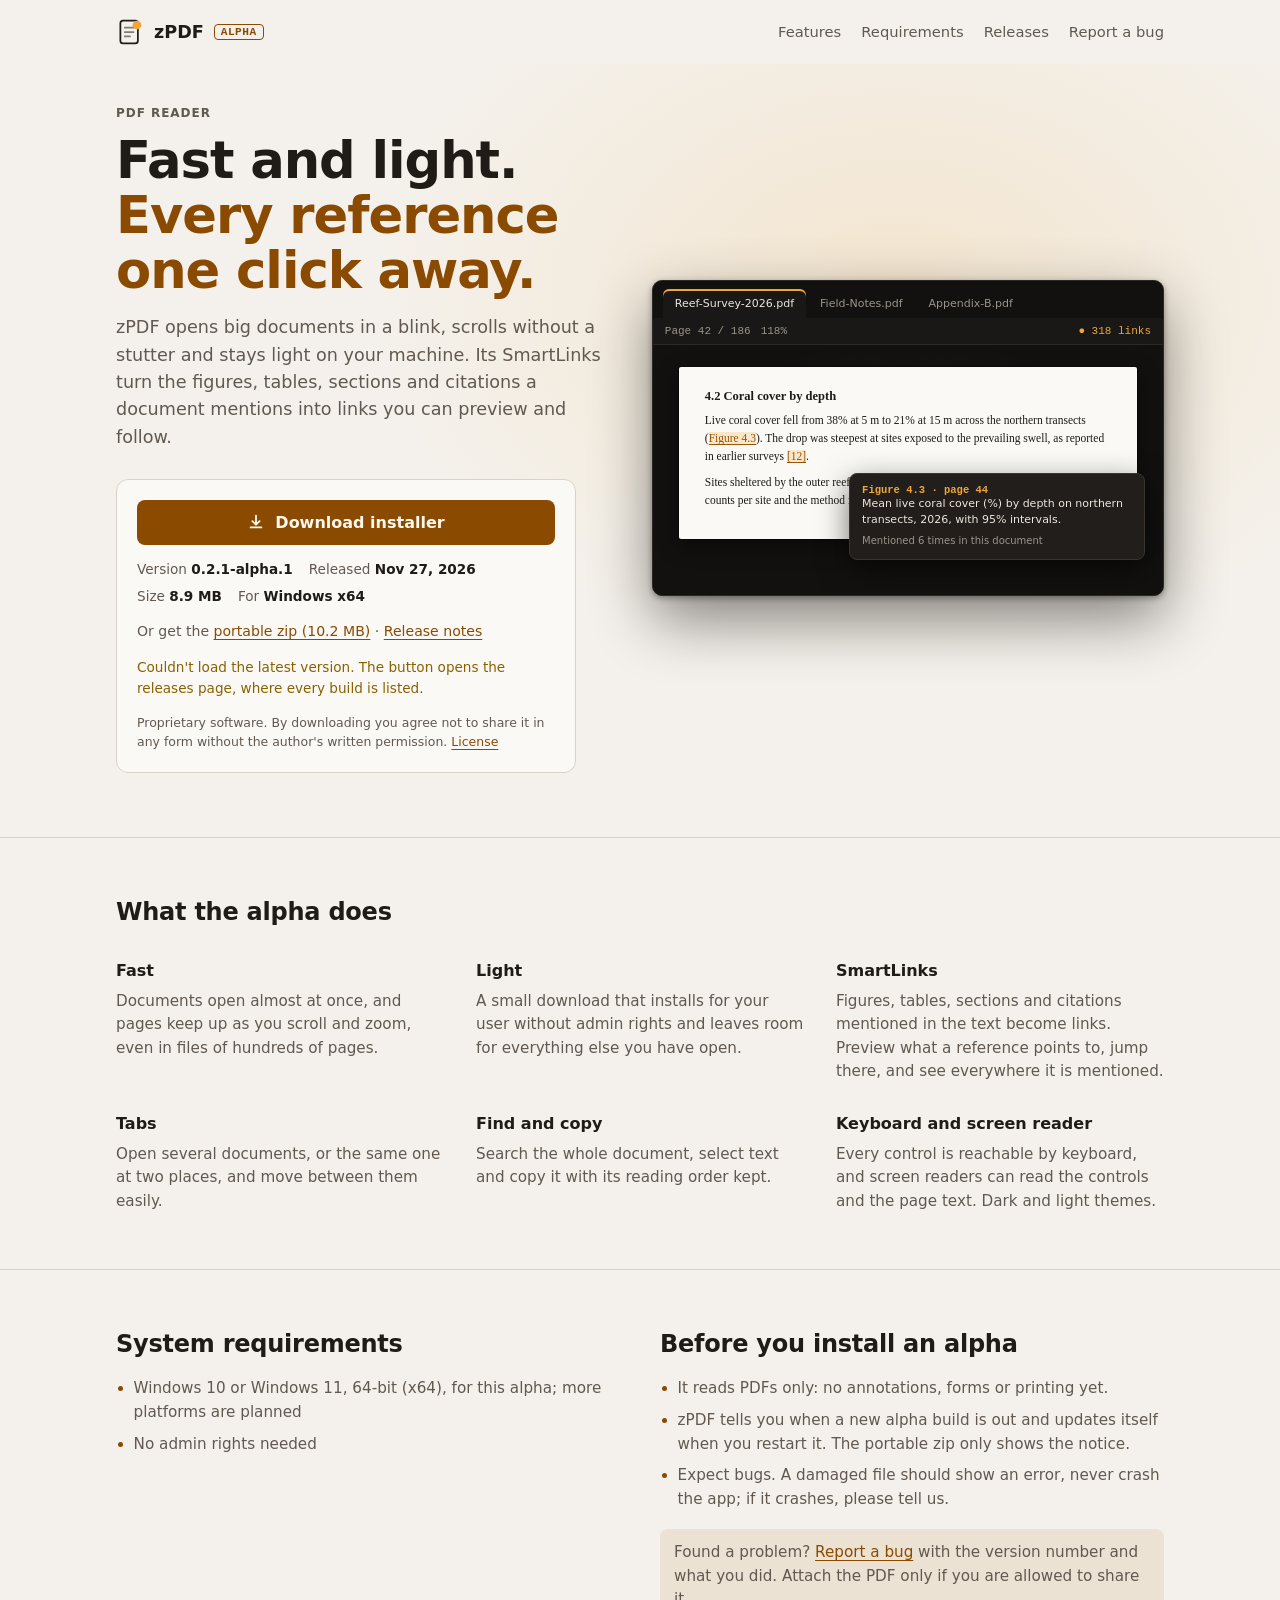
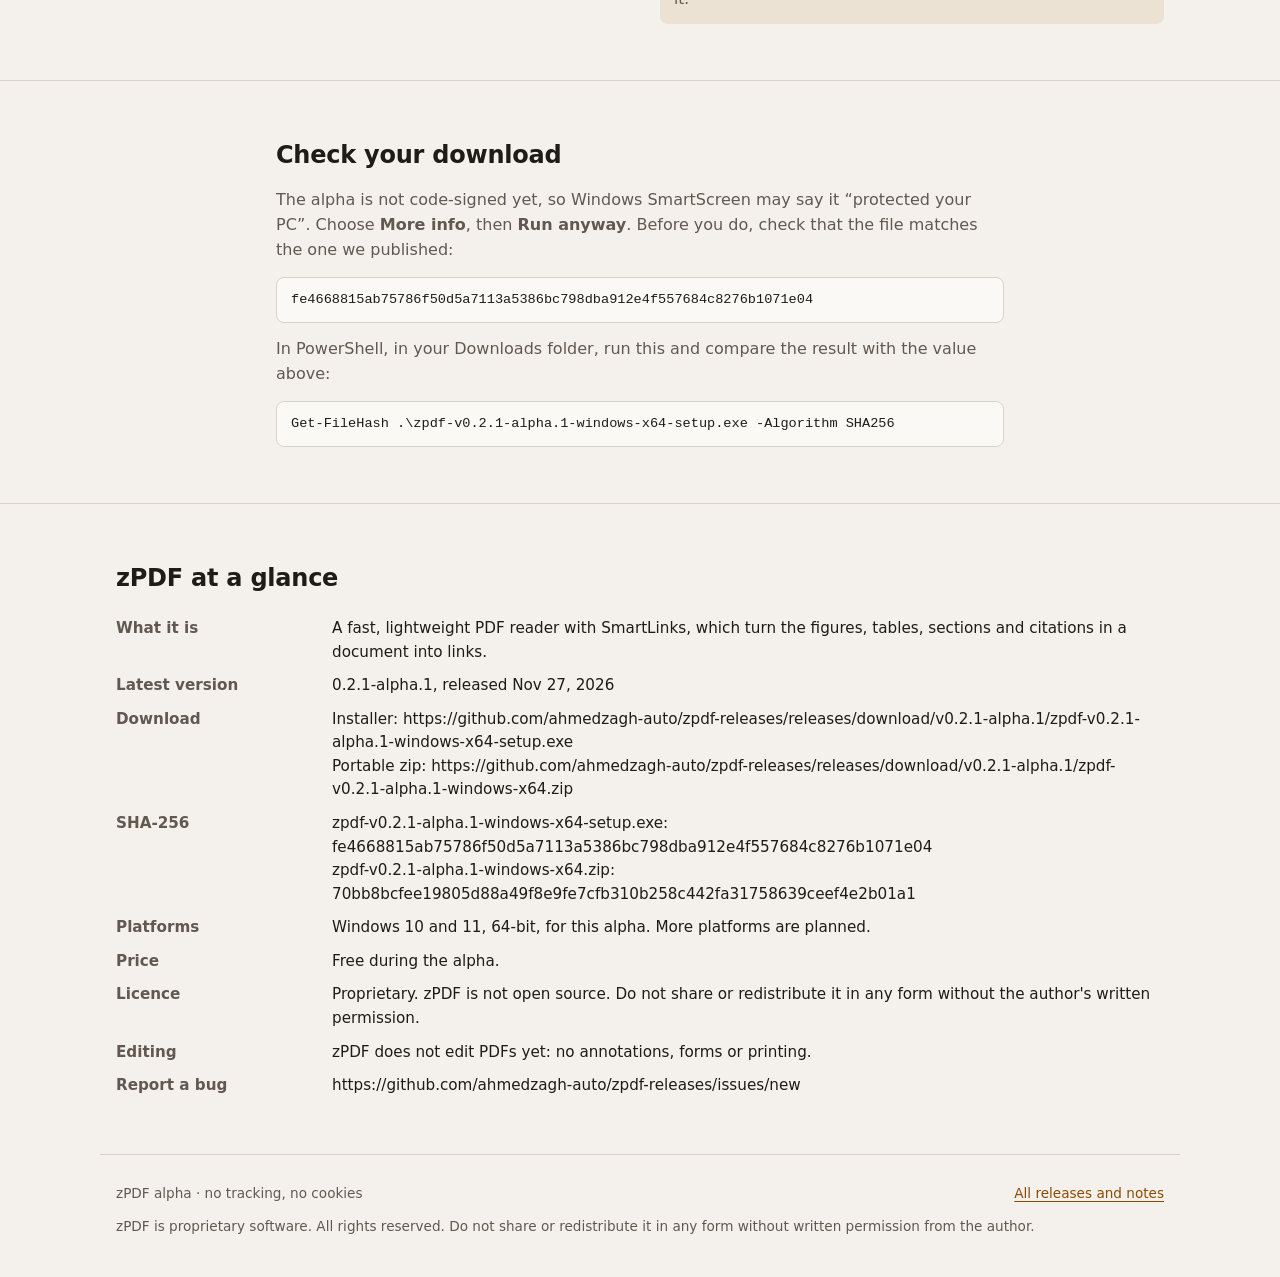
<file: index.html>
<!doctype html>
<html lang="en">
<head>
<meta charset="utf-8">
<meta name="viewport" content="width=device-width, initial-scale=1, viewport-fit=cover">
<title>zPDF: fast, lightweight PDF reader with SmartLinks</title>
<meta name="description" content="zPDF is a fast, lightweight PDF reader. SmartLinks turn the figures, tables, sections and citations in a document into links. Get the free alpha.">
<link rel="canonical" href="https://ahmedzagh-auto.github.io/zpdf-releases/">
<meta name="robots" content="index, follow, max-image-preview:large">
<meta property="og:type" content="website">
<meta property="og:site_name" content="zPDF">
<meta property="og:title" content="zPDF: fast, lightweight PDF reader with SmartLinks">
<meta property="og:description" content="A fast, lightweight PDF reader. SmartLinks turn figures, tables, sections and citations into links. Get the free alpha.">
<meta property="og:url" content="https://ahmedzagh-auto.github.io/zpdf-releases/">
<meta property="og:image" content="https://ahmedzagh-auto.github.io/zpdf-releases/og.png">
<meta property="og:image:width" content="1200">
<meta property="og:image:height" content="630">
<meta property="og:image:alt" content="The zPDF window showing a report with a figure reference linked and previewed.">
<meta name="twitter:card" content="summary_large_image">
<meta name="twitter:title" content="zPDF: fast, lightweight PDF reader with SmartLinks">
<meta name="twitter:description" content="A fast, lightweight PDF reader. SmartLinks turn figures, tables, sections and citations into links. Get the free alpha.">
<meta name="twitter:image" content="https://ahmedzagh-auto.github.io/zpdf-releases/og.png">
<link rel="alternate" type="text/plain" href="llms.txt" title="zPDF for AI agents">
<link rel="alternate" type="application/json" href="latest.json" title="Latest zPDF release">
<!--@verify--><meta name="google-site-verification" content="0RC-YDqw85OQ_-G4wVTKf40ZWj71_0I7wdkeQph9FUw"><!--/@verify-->
<meta name="color-scheme" content="dark light">
<meta name="theme-color" content="#121110">
<meta name="referrer" content="strict-origin-when-cross-origin">
<meta http-equiv="Content-Security-Policy" content="default-src 'self'; script-src 'self'; style-src 'self'; img-src 'self' data:; connect-src 'self' https://api.github.com; base-uri 'none'; form-action 'none'">
<link rel="icon" href="icon.svg" type="image/svg+xml">
<link rel="stylesheet" href="style.css">
<script type="module" src="main.js"></script>
<!--@ld--><script type="application/ld+json">{"@context":"https://schema.org","@type":"SoftwareApplication","name":"zPDF","description":"A fast, lightweight PDF reader. SmartLinks turn the figures, tables, sections and citations in a document into links.","applicationCategory":"UtilitiesApplication","operatingSystem":"Windows 10, Windows 11","url":"https://ahmedzagh-auto.github.io/zpdf-releases/","license":"https://ahmedzagh-auto.github.io/zpdf-releases/#license","isAccessibleForFree":true,"offers":{"@type":"Offer","price":"0","priceCurrency":"USD"},"softwareVersion":"0.2.1-alpha.1","datePublished":"2026-11-27","downloadUrl":"https://github.com/ahmedzagh-auto/zpdf-releases/releases/download/v0.2.1-alpha.1/zpdf-v0.2.1-alpha.1-windows-x64-setup.exe","fileSize":"8.9 MB","releaseNotes":"https://github.com/ahmedzagh-auto/zpdf-releases/releases/tag/v0.2.1-alpha.1"}</script><!--/@ld-->
</head>
<body>

<header>
  <div class="wrap">
    <a class="brand" href="#top">
      <svg viewBox="0 0 32 32" aria-hidden="true"><rect x="5" y="3" width="20" height="26" rx="3" fill="none" stroke="currentColor" stroke-width="2"/><path d="M10 11h10M10 16h10M10 21h6" stroke="currentColor" stroke-width="2" stroke-linecap="round" opacity=".55"/><circle cx="24" cy="8" r="5" fill="#f0a63a"/></svg>
      zPDF <span class="tag">ALPHA</span>
    </a>
    <nav aria-label="Site">
      <a class="hide-sm" href="#features">Features</a>
      <a class="hide-sm" href="#requirements">Requirements</a>
      <a id="nav-releases" href="https://github.com/ahmedzagh-auto/zpdf-releases/releases">Releases</a>
      <a id="nav-bugs" href="https://github.com/ahmedzagh-auto/zpdf-releases/issues/new">Report a bug</a>
    </nav>
  </div>
</header>

<main id="top">
  <div class="hero">
    <div class="wrap">
      <div>
        <p class="eyebrow">PDF reader</p>
        <h1>Fast and light. <em>Every reference one click away.</em></h1>
        <p class="lede">zPDF opens big documents in a blink, scrolls without a stutter and stays light on your machine. Its SmartLinks turn the figures, tables, sections and citations a document mentions into links you can preview and follow.</p>

        <div class="card" id="download" aria-live="polite">
          <!--@button--><a class="btn" id="dl-main" href="https://github.com/ahmedzagh-auto/zpdf-releases/releases/download/v0.2.1-alpha.1/zpdf-v0.2.1-alpha.1-windows-x64-setup.exe">
            <svg viewBox="0 0 20 20" aria-hidden="true"><path d="M10 3v10m0 0-4-4m4 4 4-4M4 16h12" fill="none" stroke="currentColor" stroke-width="2" stroke-linecap="round" stroke-linejoin="round"/></svg>
            <span id="dl-label">Download installer</span>
          </a><!--/@button-->
          <!--@meta--><div class="meta" id="dl-meta"><span>Version <b>0.2.1-alpha.1</b></span><span>Released <b>Nov 27, 2026</b></span><span>Size <b>8.9 MB</b></span><span>For <b>Windows x64</b></span></div>
          <p class="alt" id="dl-alt">Or get the <a href="https://github.com/ahmedzagh-auto/zpdf-releases/releases/download/v0.2.1-alpha.1/zpdf-v0.2.1-alpha.1-windows-x64.zip">portable zip (10.2 MB)</a> · <a href="https://github.com/ahmedzagh-auto/zpdf-releases/releases/tag/v0.2.1-alpha.1">Release notes</a></p><!--/@meta-->
          <p class="status" id="dl-status" hidden></p>
          <p class="fine">Proprietary software. By downloading you agree not to share it in any form without the author's written permission. <a href="#license">License</a></p>
        </div>
      </div>

      <div class="shot" role="img" aria-label="The zPDF window showing a research report, with a reference to a figure highlighted and a preview of that figure's caption.">
        <div class="bar"><span class="tab on">Reef-Survey-2026.pdf</span><span class="tab">Field-Notes.pdf</span><span class="tab">Appendix-B.pdf</span></div>
        <div class="tools"><span>Page 42 / 186</span><span>118%</span><span class="pill">● 318 links</span></div>
        <div class="stage">
          <div class="page">
            <p class="ph">4.2 Coral cover by depth</p>
            <p>Live coral cover fell from 38% at 5 m to 21% at 15 m across the northern transects (<span class="ref">Figure 4.3</span>). The drop was steepest at sites exposed to the prevailing swell, as reported in earlier surveys <span class="ref">[12]</span>.</p>
            <p>Sites sheltered by the outer reef kept higher cover at every depth; <span class="ref">Table 4.1</span> lists the counts per site and the method follows <span class="ref">Section 2.4</span>.</p>
          </div>
          <div class="peek" aria-hidden="true">
            <div class="k">Figure 4.3 · page 44</div>
            Mean live coral cover (%) by depth on northern transects, 2026, with 95% intervals.
            <div class="n">Mentioned 6 times in this document</div>
          </div>
        </div>
      </div>
    </div>
  </div>

  <section id="features">
    <div class="wrap">
      <h2>What the alpha does</h2>
      <div class="features">
        <div><h3>Fast</h3><p>Documents open almost at once, and pages keep up as you scroll and zoom, even in files of hundreds of pages.</p></div>
        <div><h3>Light</h3><p>A small download that installs for your user without admin rights and leaves room for everything else you have open.</p></div>
        <div><h3>SmartLinks</h3><p>Figures, tables, sections and citations mentioned in the text become links. Preview what a reference points to, jump there, and see everywhere it is mentioned.</p></div>
        <div><h3>Tabs</h3><p>Open several documents, or the same one at two places, and move between them easily.</p></div>
        <div><h3>Find and copy</h3><p>Search the whole document, select text and copy it with its reading order kept.</p></div>
        <div><h3>Keyboard and screen reader</h3><p>Every control is reachable by keyboard, and screen readers can read the controls and the page text. Dark and light themes.</p></div>
      </div>
    </div>
  </section>

  <section id="requirements">
    <div class="wrap cols">
      <div>
        <h2>System requirements</h2>
        <ul>
          <li>Windows 10 or Windows 11, 64-bit (x64), for this alpha; more platforms are planned</li>
          <li>No admin rights needed</li>
        </ul>
      </div>
      <div>
        <h2>Before you install an alpha</h2>
        <ul>
          <li>It reads PDFs only: no annotations, forms or printing yet.</li>
          <li>zPDF tells you when a new alpha build is out and updates itself when you restart it. The portable zip only shows the notice.</li>
          <li>Expect bugs. A damaged file should show an error, never crash the app; if it crashes, please tell us.</li>
        </ul>
        <p class="note">Found a problem? <a href="https://github.com/ahmedzagh-auto/zpdf-releases/issues/new" class="bug-link">Report a bug</a> with the version number and what you did. Attach the PDF only if you are allowed to share it.</p>
      </div>
    </div>
  </section>

  <section id="verify">
    <div class="wrap verify">
      <h2>Check your download</h2>
      <p>The alpha is not code-signed yet, so Windows SmartScreen may say it “protected your PC”. Choose <b>More info</b>, then <b>Run anyway</b>. Before you do, check that the file matches the one we published:</p>
      <div class="hashrow">
        <!--@hash--><div class="code" id="hash" aria-label="SHA-256 of the download">fe4668815ab75786f50d5a7113a5386bc798dba912e4f557684c8276b1071e04</div><!--/@hash-->
        <button class="copy" id="copy-hash" type="button" hidden>Copy</button>
      </div>
      <p>In PowerShell, in your Downloads folder, run this and compare the result with the value above:</p>
      <!--@ps--><div class="code" id="ps">Get-FileHash .\zpdf-v0.2.1-alpha.1-windows-x64-setup.exe -Algorithm SHA256</div><!--/@ps-->
    </div>
  </section>
  <section id="facts">
    <div class="wrap">
      <h2>zPDF at a glance</h2>
      <!--@facts--><dl class="facts">
        <dt>What it is</dt><dd>A fast, lightweight PDF reader with SmartLinks, which turn the figures, tables, sections and citations in a document into links.</dd>
        <dt>Latest version</dt><dd>0.2.1-alpha.1, released Nov 27, 2026</dd>
        <dt>Download</dt><dd>Installer: https://github.com/ahmedzagh-auto/zpdf-releases/releases/download/v0.2.1-alpha.1/zpdf-v0.2.1-alpha.1-windows-x64-setup.exe<br>Portable zip: https://github.com/ahmedzagh-auto/zpdf-releases/releases/download/v0.2.1-alpha.1/zpdf-v0.2.1-alpha.1-windows-x64.zip</dd>
        <dt>SHA-256</dt><dd>zpdf-v0.2.1-alpha.1-windows-x64-setup.exe: fe4668815ab75786f50d5a7113a5386bc798dba912e4f557684c8276b1071e04<br>zpdf-v0.2.1-alpha.1-windows-x64.zip: 70bb8bcfee19805d88a49f8e9fe7cfb310b258c442fa31758639ceef4e2b01a1</dd>
        <dt>Platforms</dt><dd>Windows 10 and 11, 64-bit, for this alpha. More platforms are planned.</dd>
        <dt>Price</dt><dd>Free during the alpha.</dd>
        <dt>Licence</dt><dd>Proprietary. zPDF is not open source. Do not share or redistribute it in any form without the author&#39;s written permission.</dd>
        <dt>Editing</dt><dd>zPDF does not edit PDFs yet: no annotations, forms or printing.</dd>
        <dt>Report a bug</dt><dd>https://github.com/ahmedzagh-auto/zpdf-releases/issues/new</dd>
      </dl><!--/@facts-->
    </div>
  </section>
</main>

<footer>
  <div class="wrap">
    <span>zPDF alpha · no tracking, no cookies</span>
    <p class="license" id="license">zPDF is proprietary software. All rights reserved. Do not share or redistribute it in any form without written permission from the author.</p>
    <a id="foot-releases" href="https://github.com/ahmedzagh-auto/zpdf-releases/releases">All releases and notes</a>
  </div>
</footer>
</body>
</html>
</file>
<file: style.css>
/* zPDF alpha download page (specs/007-download-site DES-2, DES-3).
   Layout: one column, max 1080px. Hero = pitch + download card beside a drawn reader window; then features, requirements/caveats, verify, footer. Lamplight tokens (design/lamplight-shell.html), dark-first. */
:root {
  --bg: #121110; --surface: #1a1816; --raised: #211e1b; --text: #ece6dd; --muted: #a39a8f;
  --line: #2c2824; --accent: #f0a63a; --accent-ink: #1a1206; --accent-soft: rgba(240,166,58,.14);
  --glow: radial-gradient(ellipse 60% 70% at 70% 30%, rgba(240,166,58,.10), rgba(240,166,58,0) 70%);
  --paper: #fbf9f5; --ink: #1c1b1a; --ink-muted: #5d5a55; --link-on-page: #9a5605;
  --warning: #f2c94c;
  --font-ui: "Segoe UI Variable Text", "Segoe UI", system-ui, -apple-system, sans-serif;
  --font-display: "Segoe UI Variable Display", "Segoe UI", system-ui, -apple-system, sans-serif;
  --font-mono: "Cascadia Mono", "Cascadia Code", Consolas, ui-monospace, monospace;
  --font-page: Cambria, "Source Serif 4", Georgia, serif;
  color-scheme: dark;
}
@media (prefers-color-scheme: light) { :root:not([data-theme="dark"]) {
  --bg: #f4f1ec; --surface: #fbf9f6; --raised: #efebe5; --text: #1f1b16; --muted: #615950;
  --line: #d9d2c8; --accent: #8a4a00; --accent-ink: #fff8ee; --accent-soft: rgba(154,86,5,.10);
  --glow: radial-gradient(ellipse 60% 70% at 70% 30%, rgba(240,166,58,.16), rgba(240,166,58,0) 70%);
  --warning: #8a6100; color-scheme: light;
} }
:root[data-theme="light"] {
  --bg: #f4f1ec; --surface: #fbf9f6; --raised: #efebe5; --text: #1f1b16; --muted: #615950;
  --line: #d9d2c8; --accent: #8a4a00; --accent-ink: #fff8ee; --accent-soft: rgba(154,86,5,.10);
  --glow: radial-gradient(ellipse 60% 70% at 70% 30%, rgba(240,166,58,.16), rgba(240,166,58,0) 70%);
  --warning: #8a6100; color-scheme: light;
}
* { box-sizing: border-box; }
body { margin: 0; background: var(--bg); color: var(--text); font: 16px/1.55 var(--font-ui); }
.wrap { max-width: 1080px; margin: 0 auto; padding-left: max(16px, env(safe-area-inset-left, 0px)); padding-right: max(16px, env(safe-area-inset-right, 0px)); }
a { color: var(--accent); text-underline-offset: 3px; }
:focus-visible { outline: 2px solid var(--accent); outline-offset: 2px; border-radius: 4px; }
h1, h2, h3 { font-family: var(--font-display); text-wrap: balance; margin: 0; }
h2 { font-size: 1.5rem; font-weight: 600; letter-spacing: -.01em; }
h3 { font-size: 1rem; font-weight: 600; }
p { margin: 0; }
.eyebrow { font-size: .75rem; letter-spacing: .08em; text-transform: uppercase; color: var(--muted); font-weight: 600; }

header .wrap { display: flex; align-items: center; justify-content: space-between; gap: 16px; padding-block: 18px; }
.brand { display: flex; align-items: center; gap: 10px; font: 600 1.1rem var(--font-display); color: var(--text); text-decoration: none; }
.brand svg { width: 28px; height: 28px; }
.brand .tag { font: 600 .7rem var(--font-mono); color: var(--accent); border: 1px solid var(--accent); border-radius: 4px; padding: 1px 6px; letter-spacing: .04em; }
nav { display: flex; gap: 20px; font-size: .92rem; }
nav a { color: var(--muted); text-decoration: none; }
nav a:hover { color: var(--text); }

.hero { background: var(--glow); }
.hero .wrap { display: grid; grid-template-columns: minmax(0, 1fr) minmax(0, 1.05fr); gap: 48px; align-items: center; padding-block: 40px 64px; }
.hero h1 { margin-top: 10px; font-size: clamp(2.1rem, 5vw, 3.2rem); line-height: 1.08; font-weight: 600; letter-spacing: -.02em; }
.hero h1 em { font-style: normal; color: var(--accent); }
.lede { margin-top: 16px; font-size: 1.1rem; color: var(--muted); max-width: 34em; }

.card { margin-top: 28px; background: var(--surface); border: 1px solid var(--line); border-radius: 12px; padding: 20px; display: grid; gap: 14px; max-width: 460px; }
.btn { display: inline-flex; align-items: center; justify-content: center; gap: 10px; background: var(--accent); color: var(--accent-ink); font: 600 1rem var(--font-ui); padding: 13px 22px; border-radius: 8px; text-decoration: none; }
.btn:hover { filter: brightness(1.08); }
.btn svg { width: 18px; height: 18px; }
.btn small { font-weight: 400; opacity: .8; }
.meta { display: flex; flex-wrap: wrap; gap: 6px 16px; font-size: .85rem; color: var(--muted); font-variant-numeric: tabular-nums; }
.meta b { color: var(--text); font-weight: 600; }
.alt { font-size: .88rem; color: var(--muted); }
.status { font-size: .85rem; color: var(--warning); }
.fine { font-size: .78rem; color: var(--muted); }
footer .license { flex-basis: 100%; order: 3; margin: 0; }

/* drawn reader window */
.shot { border-radius: 10px; background: #1a1816; border: 1px solid #2c2824; box-shadow: 0 24px 60px rgba(0,0,0,.45), 0 2px 6px rgba(0,0,0,.35); overflow: hidden; font-family: var(--font-ui); max-width: 100%; }
.shot .bar { display: flex; align-items: end; gap: 2px; padding: 8px 10px 0; background: #121110; }
.shot .tab { font-size: 11px; color: #9c9389; padding: 6px 12px; border-radius: 6px 6px 0 0; white-space: nowrap; overflow: hidden; text-overflow: ellipsis; max-width: 40%; }
.shot .tab.on { background: #1a1816; color: #ece6dd; box-shadow: inset 0 2px 0 #f0a63a; }
.shot .tools { display: flex; gap: 10px; align-items: center; padding: 7px 12px; border-bottom: 1px solid #2c2824; font: 11px var(--font-mono); color: #9c9389; }
.shot .tools .pill { margin-left: auto; color: #f0a63a; }
.shot .stage { position: relative; padding: 22px 26px 0; height: 250px; background: #121110 radial-gradient(ellipse 62% 58% at 50% 40%, rgba(240,166,58,.07), rgba(240,166,58,0) 72%); overflow: hidden; }
.page { background: var(--paper); color: var(--ink); border-radius: 2px; padding: 22px 26px; font: 11.5px/1.55 var(--font-page); box-shadow: 0 0 0 1px rgba(0,0,0,.35), 0 6px 22px rgba(0,0,0,.45); }
.page .ph { font: 600 12.5px var(--font-page); margin: 0 0 8px; }
.page p { margin: 0 0 8px; color: var(--ink); }
.page .rid { font-weight: 600; }
.page .ref { color: var(--link-on-page); border-bottom: 1px solid currentColor; background: rgba(240,166,58,.22); }
.peek { position: absolute; right: 18px; top: 128px; width: 58%; background: #211e1b; color: #ece6dd; border: 1px solid #3a342e; border-radius: 8px; padding: 10px 12px; font-size: 11px; line-height: 1.45; box-shadow: 0 10px 30px rgba(0,0,0,.55); }
.peek .k { font: 600 10.5px var(--font-mono); color: #f0a63a; }
.peek .n { color: #9c9389; font-size: 10px; margin-top: 6px; }

section { padding-block: 56px; border-top: 1px solid var(--line); }
.features { display: grid; grid-template-columns: repeat(3, minmax(0, 1fr)); gap: 28px 32px; margin-top: 28px; }
.features div { display: grid; gap: 6px; align-content: start; }
.features p, .cols p, .cols li { color: var(--muted); font-size: .95rem; }

.cols { display: grid; grid-template-columns: minmax(0, 1fr) minmax(0, 1fr); gap: 40px; }
.cols ul { margin: 14px 0 0; padding-left: 1.1em; display: grid; gap: 8px; }
.cols li::marker { color: var(--accent); }
.note { margin-top: 18px; padding: 12px 14px; border-radius: 8px; background: var(--accent-soft); font-size: .9rem; }

.verify { display: grid; gap: 14px; max-width: 760px; }
.verify > p { color: var(--muted); }
.code { position: relative; background: var(--surface); border: 1px solid var(--line); border-radius: 8px; padding: 12px 14px; font: .85rem/1.5 var(--font-mono); overflow-x: auto; white-space: pre; }
.hashrow { display: flex; gap: 10px; align-items: stretch; }
.hashrow .code { flex: 1; min-width: 0; white-space: normal; word-break: break-all; }
.copy { background: var(--raised); color: var(--text); border: 1px solid var(--line); border-radius: 8px; padding: 0 14px; font: 600 .85rem var(--font-ui); cursor: pointer; }
.copy:hover { border-color: var(--accent); }

footer .wrap { display: flex; flex-wrap: wrap; justify-content: space-between; gap: 12px; padding-block: 28px 40px; color: var(--muted); font-size: .85rem; border-top: 1px solid var(--line); }

@media (max-width: 860px) {
  .hero .wrap { grid-template-columns: minmax(0, 1fr); gap: 36px; padding-block: 24px 48px; }
  .features { grid-template-columns: repeat(2, minmax(0, 1fr)); }
  .cols { grid-template-columns: minmax(0, 1fr); }
}
@media (max-width: 520px) {
  nav a.hide-sm { display: none; }
  .features { grid-template-columns: minmax(0, 1fr); }
  .shot .stage { height: 250px; padding: 16px 14px 0; }
  .peek { width: 78%; right: 10px; }
  .hashrow { flex-direction: column; }
  .copy { padding: 10px 14px; }
}
@media (prefers-reduced-motion: no-preference) { .btn { transition: filter .15s; } }
code { font-family: var(--font-mono); font-size: .9em; }
.lost { min-height: 70vh; display: grid; place-content: center; gap: 14px; text-align: center; }
.facts { display: grid; grid-template-columns: minmax(0, 12rem) minmax(0, 1fr); gap: 10px 24px; margin: 20px 0 0; font-size: .95rem; }
.facts dt { color: var(--muted); font-weight: 600; }
.facts dd { margin: 0; overflow-wrap: anywhere; }
@media (max-width: 520px) { .facts { grid-template-columns: minmax(0, 1fr); gap: 2px; } .facts dd { margin-bottom: 10px; } }
</file>
